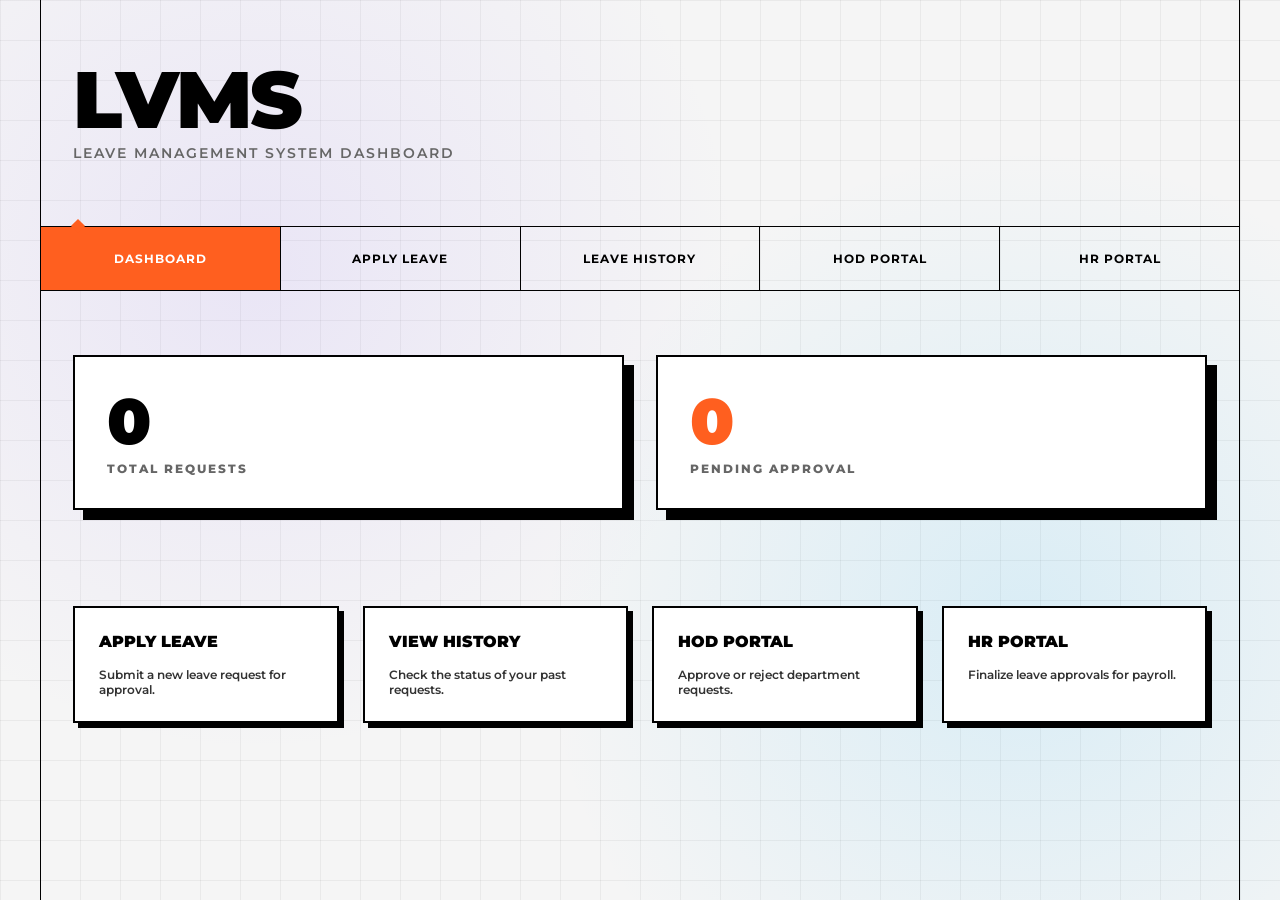
<file: index.html>
<!DOCTYPE html>
<html lang="en">
<head>
    <meta charset="UTF-8">
    <meta name="viewport" content="width=device-width, initial-scale=1.0">
    <title>LVMS - Dashboard</title>
    <link rel="stylesheet" href="style.css">
    <link href="https://fonts.googleapis.com/css2?family=Montserrat:wght@400;500;600;700;900&display=swap" rel="stylesheet">
    <style>
        .dashboard-grid {
            display: grid;
            grid-template-columns: repeat(2, 1fr);
            gap: 2rem;
            margin-top: 1rem;
        }
        .stat-card {
            padding: 2rem;
            display: flex;
            flex-direction: column;
            justify-content: center;
            align-items: flex-start;
        }
        .stat-value {
            font-size: 4rem;
            font-weight: 900;
            line-height: 1;
            margin-bottom: 0.5rem;
        }
        .stat-label {
            font-size: 0.75rem;
            font-weight: 800;
            text-transform: uppercase;
            letter-spacing: 2px;
            color: var(--text-muted);
        }
        .quick-actions {
            grid-column: span 2;
            display: grid;
            grid-template-columns: repeat(4, 1fr);
            gap: 1.5rem;
            margin-top: 1rem;
        }
        .action-card {
            text-decoration: none;
            color: inherit;
            padding: 1.5rem;
            border: 2px solid var(--grid-line);
            transition: all 0.3s;
            display: flex;
            flex-direction: column;
            gap: 1rem;
            background: #fff;
            box-shadow: 5px 5px 0px var(--grid-line);
        }
        .action-card:hover {
            background: var(--primary);
            color: white;
            transform: translate(-4px, -4px);
            box-shadow: 10px 10px 0px var(--grid-line);
        }
        .action-card h3 {
            font-size: 1rem;
            font-weight: 900;
            text-transform: uppercase;
        }
        .action-card p {
            font-size: 0.75rem;
            font-weight: 600;
            opacity: 0.8;
        }
        @media (max-width: 768px) {
            .dashboard-grid, .quick-actions {
                grid-template-columns: 1fr;
            }
            .quick-actions {
                grid-column: span 1;
            }
        }
    </style>
</head>
<body>

    <div class="container">
        <header>
            <h1>LVMS</h1>
            <p style="color: var(--text-muted)">Leave Management System Dashboard</p>
        </header>

        <nav class="nav">
            <a href="index.html" class="active">Dashboard</a>
            <a href="leave_request.html">Apply Leave</a>
            <a href="history.html">Leave History</a>
            <a href="hod_db.html">HOD Portal</a>
            <a href="HR_db.html">HR Portal</a>
        </nav>

        <div class="main-content">
            <div class="dashboard-grid">
                <div class="card stat-card">
                    <div class="stat-value" id="totalLeaves">0</div>
                    <div class="stat-label">Total Requests</div>
                </div>
                <div class="card stat-card">
                    <div class="stat-value" id="pendingLeaves" style="color: var(--primary)">0</div>
                    <div class="stat-label">Pending Approval</div>
                </div>

                <div class="quick-actions">
                    <a href="leave_request.html" class="action-card">
                        <h3>Apply Leave</h3>
                        <p>Submit a new leave request for approval.</p>
                    </a>
                    <a href="history.html" class="action-card">
                        <h3>View History</h3>
                        <p>Check the status of your past requests.</p>
                    </a>
                    <a href="hod_db.html" class="action-card">
                        <h3>HOD Portal</h3>
                        <p>Approve or reject department requests.</p>
                    </a>
                    <a href="HR_db.html" class="action-card">
                        <h3>HR Portal</h3>
                        <p>Finalize leave approvals for payroll.</p>
                    </a>
                </div>
            </div>
        </div>
    </div>

    <script src="app.js"></script>
    <script>
        document.addEventListener("DOMContentLoaded", () => {
            const leaves = getLeaves();
            document.getElementById("totalLeaves").textContent = leaves.length;
            document.getElementById("pendingLeaves").textContent = leaves.filter(l => l.status === "Pending" || l.status === "HOD Approved").length;
        });
    </script>

</body>
</html>
</file>
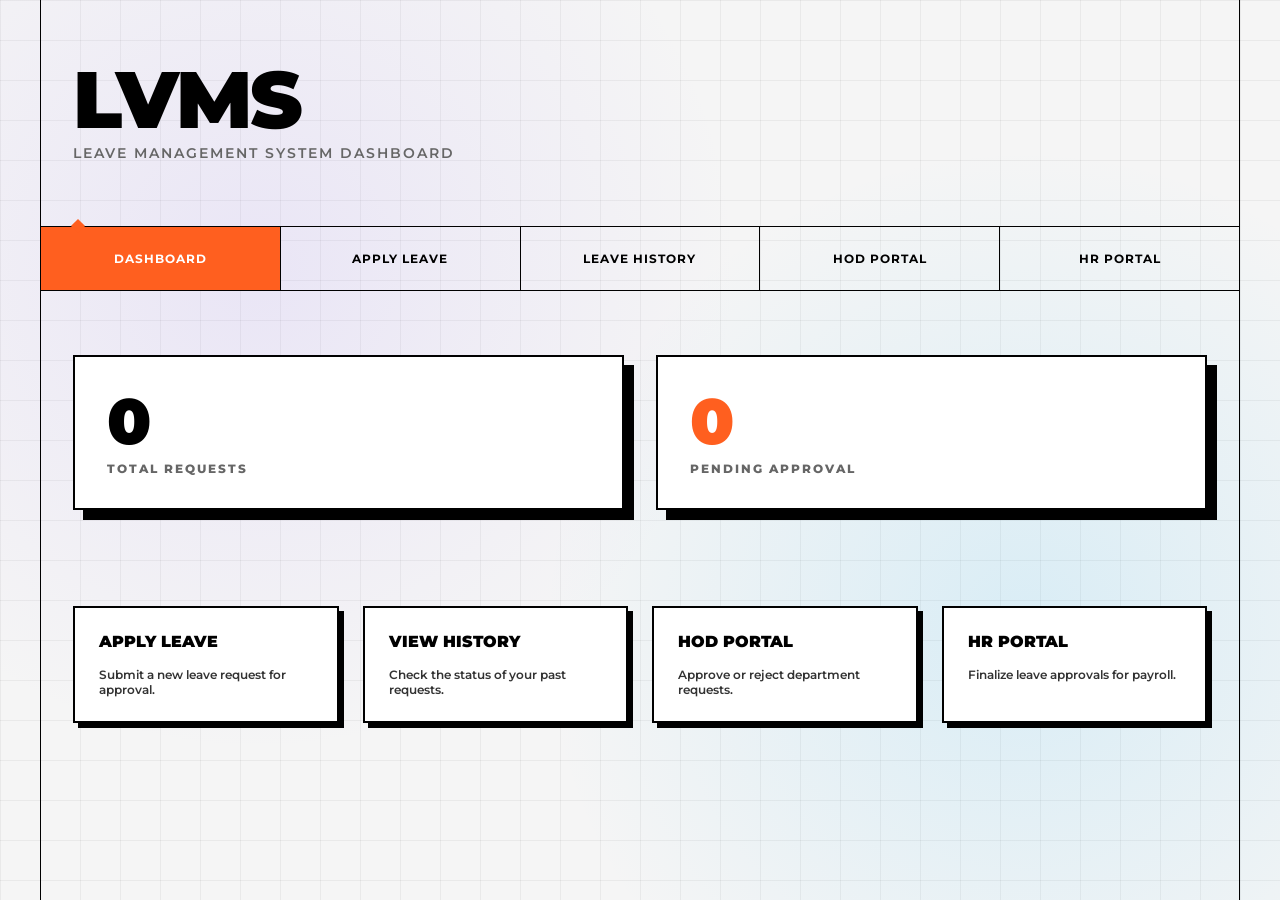
<file: dashboard.html>
<!DOCTYPE html>
<html lang="en">
<head>
    <meta charset="UTF-8">
    <meta name="viewport" content="width=device-width, initial-scale=1.0">
    <title>LVMS - Dashboard</title>
    <link rel="stylesheet" href="style.css">
    <link href="https://fonts.googleapis.com/css2?family=Montserrat:wght@400;500;600;700;900&display=swap" rel="stylesheet">
    <style>
        .dashboard-grid {
            display: grid;
            grid-template-columns: repeat(2, 1fr);
            gap: 2rem;
            margin-top: 1rem;
        }
        .stat-card {
            padding: 2rem;
            display: flex;
            flex-direction: column;
            justify-content: center;
            align-items: flex-start;
        }
        .stat-value {
            font-size: 4rem;
            font-weight: 900;
            line-height: 1;
            margin-bottom: 0.5rem;
        }
        .stat-label {
            font-size: 0.75rem;
            font-weight: 800;
            text-transform: uppercase;
            letter-spacing: 2px;
            color: var(--text-muted);
        }
        .quick-actions {
            grid-column: span 2;
            display: grid;
            grid-template-columns: repeat(4, 1fr);
            gap: 1.5rem;
            margin-top: 1rem;
        }
        .action-card {
            text-decoration: none;
            color: inherit;
            padding: 1.5rem;
            border: 2px solid var(--grid-line);
            transition: all 0.3s;
            display: flex;
            flex-direction: column;
            gap: 1rem;
            background: #fff;
            box-shadow: 5px 5px 0px var(--grid-line);
        }
        .action-card:hover {
            background: var(--primary);
            color: white;
            transform: translate(-4px, -4px);
            box-shadow: 10px 10px 0px var(--grid-line);
        }
        .action-card h3 {
            font-size: 1rem;
            font-weight: 900;
            text-transform: uppercase;
        }
        .action-card p {
            font-size: 0.75rem;
            font-weight: 600;
            opacity: 0.8;
        }
        @media (max-width: 768px) {
            .dashboard-grid, .quick-actions {
                grid-template-columns: 1fr;
            }
            .quick-actions {
                grid-column: span 1;
            }
        }
    </style>
</head>
<body>

    <div class="container">
        <header>
            <h1>LVMS</h1>
            <p style="color: var(--text-muted)">Leave Management System Dashboard</p>
        </header>

        <nav class="nav">
            <a href="dashboard.html" class="active">Dashboard</a>
            <a href="leave_request.html">Apply Leave</a>
            <a href="history.html">Leave History</a>
            <a href="hod_db.html">HOD Portal</a>
            <a href="HR_db.html">HR Portal</a>
        </nav>

        <div class="main-content">
            <div class="dashboard-grid">
                <div class="card stat-card">
                    <div class="stat-value" id="totalLeaves">0</div>
                    <div class="stat-label">Total Requests</div>
                </div>
                <div class="card stat-card">
                    <div class="stat-value" id="pendingLeaves" style="color: var(--primary)">0</div>
                    <div class="stat-label">Pending Approval</div>
                </div>

                <div class="quick-actions">
                    <a href="leave_request.html" class="action-card">
                        <h3>Apply Leave</h3>
                        <p>Submit a new leave request for approval.</p>
                    </a>
                    <a href="history.html" class="action-card">
                        <h3>View History</h3>
                        <p>Check the status of your past requests.</p>
                    </a>
                    <a href="hod_db.html" class="action-card">
                        <h3>HOD Portal</h3>
                        <p>Approve or reject department requests.</p>
                    </a>
                    <a href="HR_db.html" class="action-card">
                        <h3>HR Portal</h3>
                        <p>Finalize leave approvals for payroll.</p>
                    </a>
                </div>
            </div>
        </div>
    </div>

    <script src="app.js"></script>
    <script>
        document.addEventListener("DOMContentLoaded", () => {
            const leaves = getLeaves();
            document.getElementById("totalLeaves").textContent = leaves.length;
            document.getElementById("pendingLeaves").textContent = leaves.filter(l => l.status === "Pending" || l.status === "HOD Approved").length;
        });
    </script>

</body>
</html>
</file>
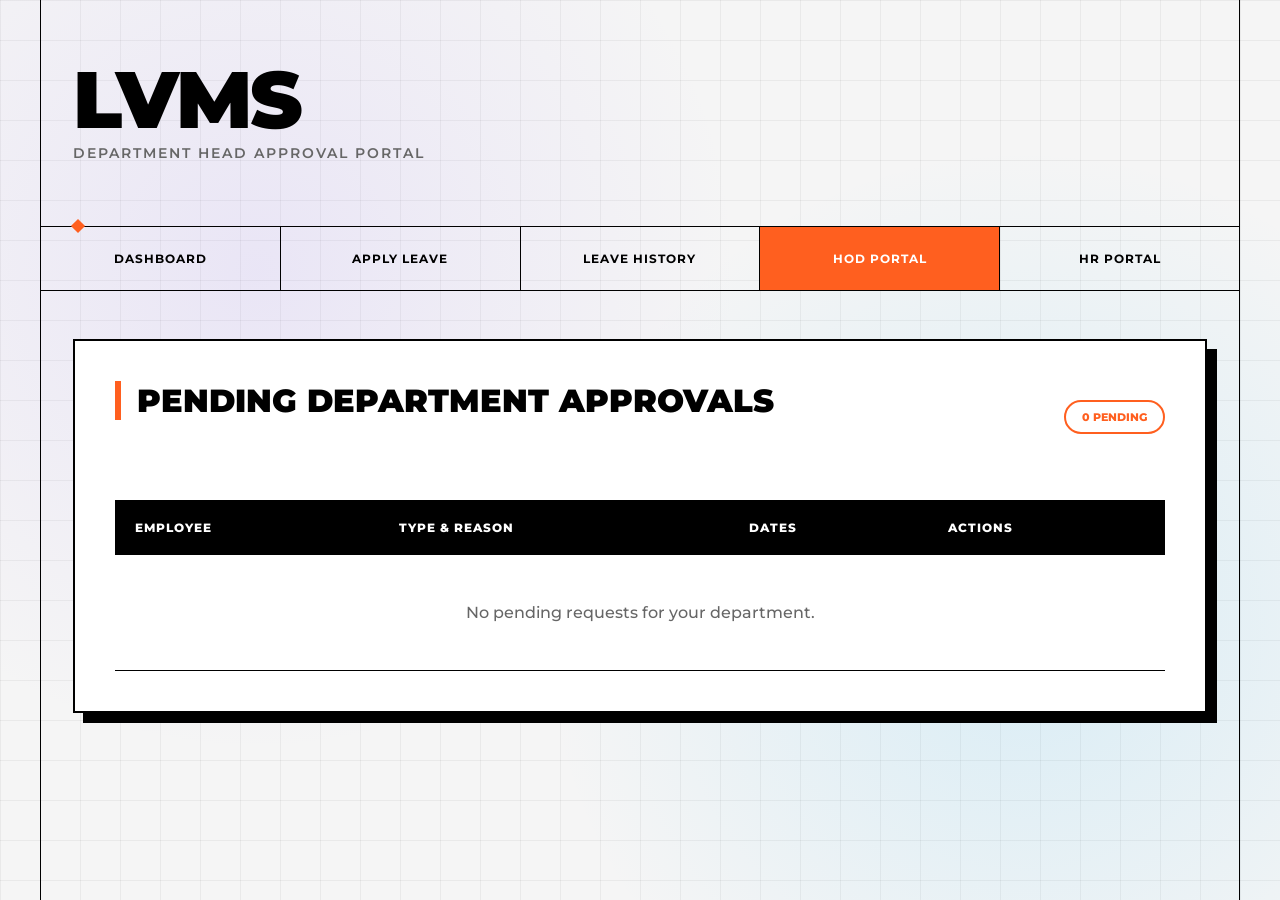
<file: hod_db.html>
<!DOCTYPE html>
<html lang="en">
<head>
    <meta charset="UTF-8">
    <meta name="viewport" content="width=device-width, initial-scale=1.0">
    <title>HOD Portal</title>
    <link rel="stylesheet" href="style.css">
</head>
<body>

    <div class="container">
        <header>
            <h1>LVMS</h1>
            <p style="color: var(--text-muted)">Department Head Approval Portal</p>
        </header>

        <nav class="nav">
            <a href="index.html">Dashboard</a>
            <a href="leave_request.html">Apply Leave</a>
            <a href="history.html">Leave History</a>
            <a href="hod_db.html" class="active">HOD Portal</a>
            <a href="HR_db.html">HR Portal</a>
        </nav>

        <div class="main-content">
            <div class="card">
                <div style="display: flex; justify-content: space-between; align-items: center; margin-bottom: 2rem;">
                    <h2>Pending Department Approvals</h2>
                    <span id="count" class="status-badge status-HOD-Approved">0 Pending</span>
                </div>
                
                <div style="overflow-x: auto;">
                    <table>
                        <thead>
                            <tr>
                                <th>Employee</th>
                                <th>Type & Reason</th>
                                <th>Dates</th>
                                <th>Actions</th>
                            </tr>
                        </thead>
                        <tbody id="approvalTable">
                            <!-- Content loaded via JS -->
                        </tbody>
                    </table>
                </div>
            </div>
        </div>
    </div>

    <script src="app.js"></script>
    <script>
        function render() {
            const leaves = getLeaves();
            const tableBody = document.getElementById("approvalTable");
            const pending = leaves.filter(l => l.status === "Pending");
            
            document.getElementById("count").textContent = `${pending.length} Pending`;
            tableBody.innerHTML = "";

            if (pending.length === 0) {
                tableBody.innerHTML = '<tr><td colspan="4" style="text-align: center; color: var(--text-muted); padding: 3rem;">No pending requests for your department.</td></tr>';
            } else {
                pending.forEach(leave => {
                    const row = document.createElement("tr");
                    row.innerHTML = `
                        <td>
                            <div style="font-weight: 600">${leave.name}</div>
                            <div style="font-size: 0.75rem; color: var(--text-muted)">${leave.empId} • ${leave.dept}</div>
                        </td>
                        <td>
                            <div style="font-weight: 500">${leave.type}</div>
                            <div style="font-size: 0.75rem; color: var(--text-muted); max-width: 200px; white-space: nowrap; overflow: hidden; text-overflow: ellipsis;" title="${leave.reason}">${leave.reason}</div>
                        </td>
                        <td>
                            <div style="font-size: 0.875rem">${formatDate(leave.start)}</div>
                            <div style="font-size: 0.75rem; color: var(--text-muted)">to ${formatDate(leave.end)}</div>
                        </td>
                        <td>
                            <div style="display: flex; gap: 0.5rem;">
                                <button onclick="handleAction(${leave.id}, 'HOD Approved')" style="background: var(--success); padding: 0.5rem 1rem; font-size: 0.7rem; border-radius: 4px;">Approve</button>
                                <button onclick="handleAction(${leave.id}, 'Rejected')" style="background: var(--danger); padding: 0.5rem 1rem; font-size: 0.7rem; border-radius: 4px;">Reject</button>
                            </div>
                        </td>
                    `;
                    tableBody.appendChild(row);
                });
            }
        }

        function handleAction(id, status) {
            updateLeaveStatus(id, status);
            render();
        }

        document.addEventListener("DOMContentLoaded", render);
    </script>

</body>
</html>
</file>
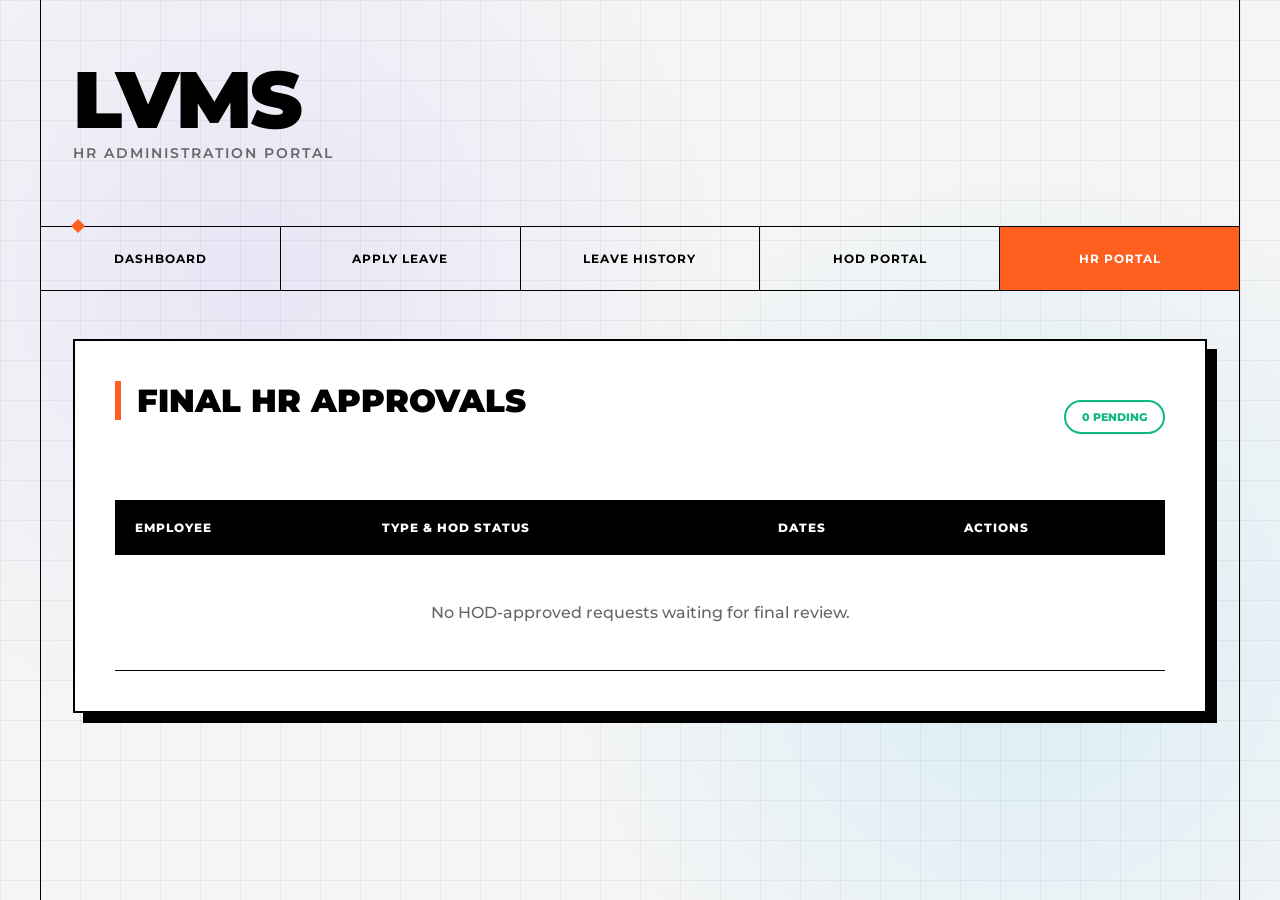
<file: HR_db.html>
<!DOCTYPE html>
<html lang="en">
<head>
    <meta charset="UTF-8">
    <meta name="viewport" content="width=device-width, initial-scale=1.0">
    <title>HR Portal</title>
    <link rel="stylesheet" href="style.css">
</head>
<body>

    <div class="container">
        <header>
            <h1>LVMS</h1>
            <p style="color: var(--text-muted)">HR Administration Portal</p>
        </header>

        <nav class="nav">
            <a href="index.html">Dashboard</a>
            <a href="leave_request.html">Apply Leave</a>
            <a href="history.html">Leave History</a>
            <a href="hod_db.html">HOD Portal</a>
            <a href="HR_db.html" class="active">HR Portal</a>
        </nav>

        <div class="main-content">
            <div class="card">
                <div style="display: flex; justify-content: space-between; align-items: center; margin-bottom: 2rem;">
                    <h2>Final HR Approvals</h2>
                    <span id="count" class="status-badge status-Final-Approved">0 Pending</span>
                </div>
                
                <div style="overflow-x: auto;">
                    <table>
                        <thead>
                            <tr>
                                <th>Employee</th>
                                <th>Type & HOD Status</th>
                                <th>Dates</th>
                                <th>Actions</th>
                            </tr>
                        </thead>
                        <tbody id="approvalTable">
                            <!-- Content loaded via JS -->
                        </tbody>
                    </table>
                </div>
            </div>
        </div>
    </div>

    <script src="app.js"></script>
    <script>
        function render() {
            const leaves = getLeaves();
            const tableBody = document.getElementById("approvalTable");
            const pending = leaves.filter(l => l.status === "HOD Approved");
            
            document.getElementById("count").textContent = `${pending.length} Pending`;
            tableBody.innerHTML = "";

            if (pending.length === 0) {
                tableBody.innerHTML = '<tr><td colspan="4" style="text-align: center; color: var(--text-muted); padding: 3rem;">No HOD-approved requests waiting for final review.</td></tr>';
            } else {
                pending.forEach(leave => {
                    const row = document.createElement("tr");
                    row.innerHTML = `
                        <td>
                            <div style="font-weight: 600">${leave.name}</div>
                            <div style="font-size: 0.75rem; color: var(--text-muted)">${leave.empId} • ${leave.dept}</div>
                        </td>
                        <td>
                            <div style="font-weight: 500">${leave.type}</div>
                            <div style="font-size: 0.75rem; color: var(--primary)">Approved by HOD</div>
                        </td>
                        <td>
                            <div style="font-size: 0.875rem">${formatDate(leave.start)}</div>
                            <div style="font-size: 0.75rem; color: var(--text-muted)">to ${formatDate(leave.end)}</div>
                        </td>
                        <td>
                            <div style="display: flex; gap: 0.5rem;">
                                <button onclick="handleAction(${leave.id}, 'Final Approved')" style="background: var(--success); padding: 0.5rem 1rem; font-size: 0.7rem; border-radius: 4px;">Final Approve</button>
                                <button onclick="handleAction(${leave.id}, 'Rejected')" style="background: var(--danger); padding: 0.5rem 1rem; font-size: 0.7rem; border-radius: 4px;">Reject</button>
                            </div>
                        </td>
                    `;
                    tableBody.appendChild(row);
                });
            }
        }

        function handleAction(id, status) {
            updateLeaveStatus(id, status);
            render();
        }

        document.addEventListener("DOMContentLoaded", render);
    </script>

</body>
</html>
</file>
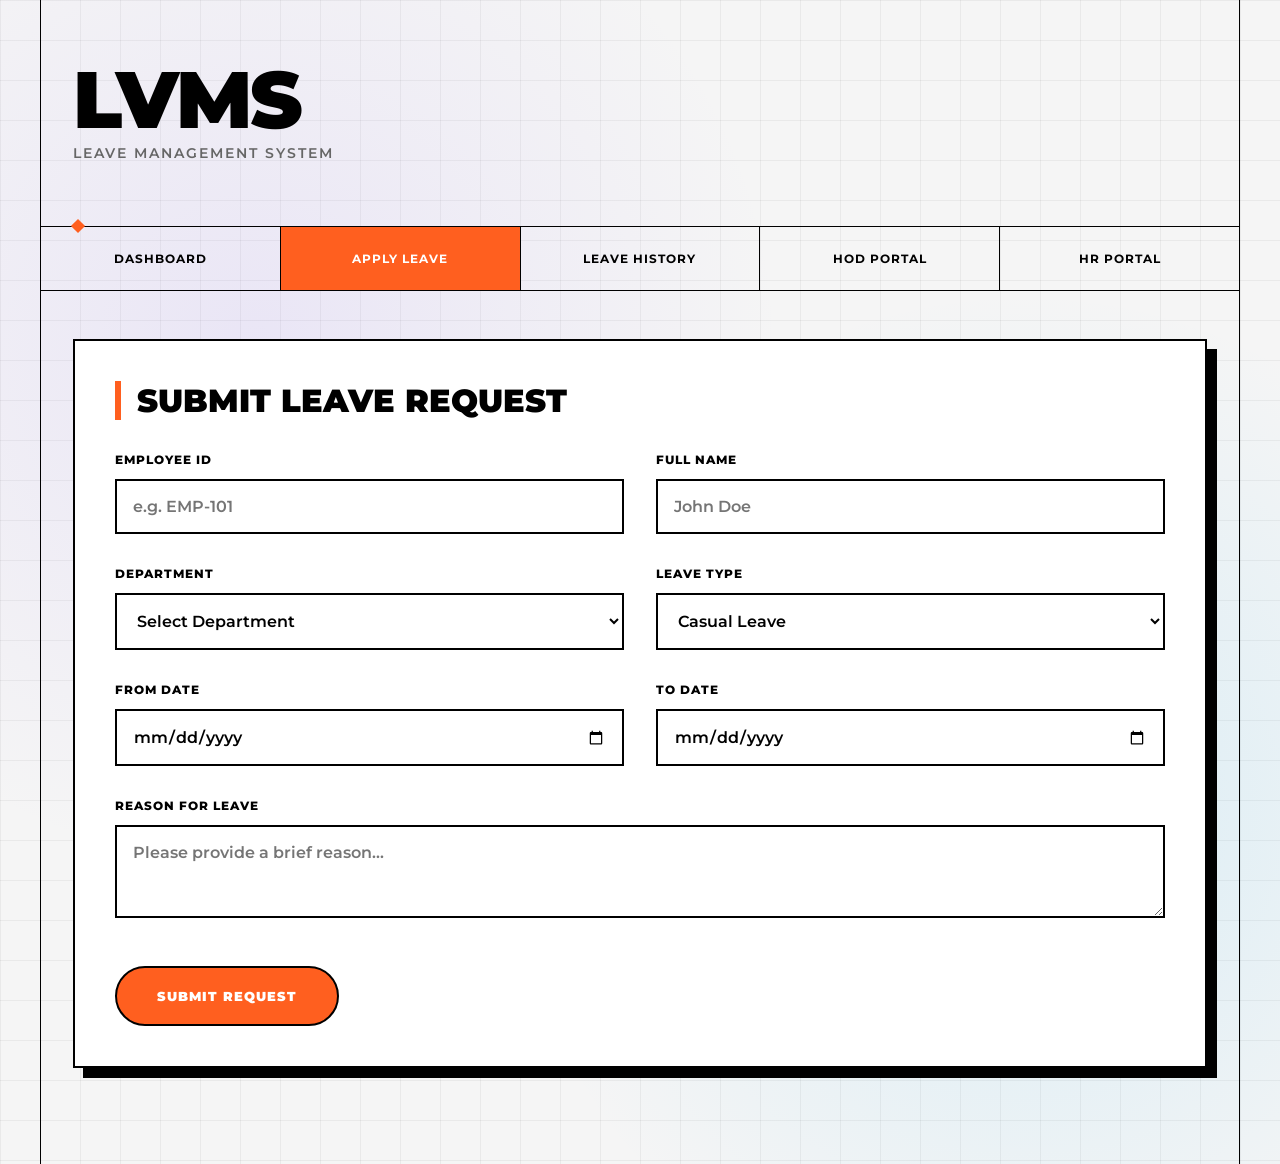
<file: leave_request.html>
<!DOCTYPE html>
<html lang="en">
<head>
    <meta charset="UTF-8">
    <meta name="viewport" content="width=device-width, initial-scale=1.0">
    <title>Apply Leave </title>
    <link rel="stylesheet" href="style.css">
</head>
<body>

    <div class="container">
        <header>
            <h1>LVMS</h1>
            <p style="color: var(--text-muted)">Leave Management System</p>
        </header>

        <nav class="nav">
            <a href="index.html">Dashboard</a>
            <a href="leave_request.html" class="active">Apply Leave</a>
            <a href="history.html">Leave History</a>
            <a href="hod_db.html">HOD Portal</a>
            <a href="HR_db.html">HR Portal</a>
        </nav>

        <div class="main-content">
            <div class="card">
                <h2>Submit Leave Request</h2>
                <form id="leaveForm">
                    <div class="form-group">
                        <label for="emp_id">Employee ID</label>
                        <input type="text" id="emp_id" placeholder="e.g. EMP-101" required>
                    </div>
                    <div class="form-group">
                        <label for="emp_name">Full Name</label>
                        <input type="text" id="emp_name" placeholder="John Doe" required>
                    </div>
                    <div class="form-group">
                        <label for="dept">Department</label>
                        <select id="dept" required>
                            <option value="">Select Department</option>
                            <option value="IT">IT Department</option>
                            <option value="HR">Human Resources</option>
                            <option value="Finance">Finance</option>
                            <option value="Marketing">Marketing</option>
                            <option value="Operations">Operations</option>
                        </select>
                    </div>
                    <div class="form-group">
                        <label for="leave_type">Leave Type</label>
                        <select id="leave_type" required>
                            <option value="Casual">Casual Leave</option>
                            <option value="Sick">Sick Leave</option>
                            <option value="Annual">Annual Leave</option>
                        </select>
                    </div>
                    <div class="form-group">
                        <label for="start_date">From Date</label>
                        <input type="date" id="start_date" required>
                    </div>
                    <div class="form-group">
                        <label for="end_date">To Date</label>
                        <input type="date" id="end_date" required>
                    </div>
                    <div class="form-group full-width">
                        <label for="reason">Reason for Leave</label>
                        <textarea id="reason" rows="3" placeholder="Please provide a brief reason..." required></textarea>
                    </div>
                    <div class="form-group full-width" style="margin-top: 1rem;">
                        <button type="submit">Submit Request</button>
                    </div>
                </form>
            </div>
        </div>
    </div>

    <script src="app.js"></script>
    <script>
        document.getElementById("leaveForm").addEventListener("submit", function(e) {
            e.preventDefault();

            const start = new Date(document.getElementById("start_date").value);
            const end = new Date(document.getElementById("end_date").value);

            if (end < start) {
                alert("End date cannot be before start date!");
                return;
            }

            const leaveData = {
                empId: document.getElementById("emp_id").value,
                name: document.getElementById("emp_name").value,
                dept: document.getElementById("dept").value,
                type: document.getElementById("leave_type").value,
                start: document.getElementById("start_date").value,
                end: document.getElementById("end_date").value,
                reason: document.getElementById("reason").value
            };

            addLeave(leaveData);

            alert("Your leave request has been submitted successfully!");
            this.reset();
            window.location.href = "history.html";
        });
    </script>

</body>
</html>
</file>
<file: style.css>
@import url('https://fonts.googleapis.com/css2?family=Montserrat:wght@400;500;600;700;900&display=swap');

:root {
    --primary: #FF5F1F; /* Alfred Neon Orange */
    --primary-hover: #e5551b;
    --bg-light: #F5F5F5;
    --card-bg: #FFFFFF;
    --text-main: #000000;
    --text-muted: #666666;
    --grid-line: #000000;
    --success: #10B981;
    --warning: #F59E0B;
    --danger: #EF4444;
    --glow-1: rgba(167, 139, 250, 0.15); /* Lavender glow */
    --glow-2: rgba(56, 189, 248, 0.15); /* Blue glow */
}

* {
    margin: 0;
    padding: 0;
    box-sizing: border-box;
    font-family: 'Montserrat', sans-serif;
}

body {
    background-color: var(--bg-light);
    background-image: 
        radial-gradient(circle at 20% 30%, var(--glow-1) 0%, transparent 40%),
        radial-gradient(circle at 80% 70%, var(--glow-2) 0%, transparent 40%),
        linear-gradient(to right, rgba(0,0,0,0.05) 1px, transparent 1px),
        linear-gradient(to bottom, rgba(0,0,0,0.05) 1px, transparent 1px);
    background-size: 100% 100%, 100% 100%, 40px 40px, 40px 40px;
    color: var(--text-main);
    min-height: 100vh;
    padding: 0;
    display: flex;
    flex-direction: column;
}

.container {
    width: 100%;
    max-width: 1200px;
    margin: 0 auto;
    border-left: 1px solid var(--grid-line);
    border-right: 1px solid var(--grid-line);
    min-height: 100vh;
    background: transparent;
    display: flex;
    flex-direction: column;
}

header {
    padding: 4rem 2rem;
    border-bottom: 1px solid var(--grid-line);
    text-align: left;
    position: relative;
}

header::after {
    content: '';
    position: absolute;
    bottom: -5px;
    left: 2rem;
    width: 10px;
    height: 10px;
    background: var(--primary);
    transform: rotate(45deg);
}

h1 {
    font-size: 5rem;
    font-weight: 900;
    text-transform: uppercase;
    line-height: 0.9;
    letter-spacing: -2px;
    margin-bottom: 0.5rem;
    color: var(--text-main);
}

header p {
    font-weight: 600;
    text-transform: uppercase;
    font-size: 0.875rem;
    letter-spacing: 2px;
    color: var(--text-muted);
}

.nav {
    display: flex;
    border-bottom: 1px solid var(--grid-line);
}

.nav a {
    flex: 1;
    text-align: center;
    padding: 1.5rem;
    color: var(--text-main);
    text-decoration: none;
    font-weight: 700;
    text-transform: uppercase;
    font-size: 0.75rem;
    letter-spacing: 1px;
    border-right: 1px solid var(--grid-line);
    transition: all 0.3s;
}

.nav a:last-child {
    border-right: none;
}

.nav a:hover, .nav a.active {
    background: var(--primary);
    color: white;
}

.main-content {
    padding: 3rem 2rem;
    flex: 1;
}

.card {
    background: var(--card-bg);
    border: 2px solid var(--grid-line);
    border-radius: 0;
    padding: 2.5rem;
    position: relative;
    box-shadow: 10px 10px 0px var(--grid-line);
    margin-bottom: 3rem;
}

.card h2 {
    font-size: 2rem;
    font-weight: 900;
    text-transform: uppercase;
    margin-bottom: 2rem;
    border-left: 6px solid var(--primary);
    padding-left: 1rem;
}

form {
    display: grid;
    gap: 2rem;
    grid-template-columns: repeat(2, 1fr);
}

.form-group {
    display: flex;
    flex-direction: column;
    gap: 0.75rem;
}

.form-group.full-width {
    grid-column: span 2;
}

label {
    font-size: 0.75rem;
    font-weight: 800;
    text-transform: uppercase;
    letter-spacing: 1px;
    color: var(--text-main);
}

input, select, textarea {
    background: transparent;
    border: 2px solid var(--grid-line);
    border-radius: 0;
    padding: 1rem;
    color: var(--text-main);
    font-size: 1rem;
    font-weight: 600;
    transition: all 0.2s;
}

input:focus, select:focus, textarea:focus {
    outline: none;
    background: #fff;
    box-shadow: 5px 5px 0px var(--primary);
}

button {
    background: var(--primary);
    color: white;
    border: 2px solid var(--grid-line);
    border-radius: 9999px; /* Pill shaped */
    padding: 1.25rem 2.5rem;
    font-weight: 900;
    text-transform: uppercase;
    letter-spacing: 1px;
    cursor: pointer;
    transition: all 0.2s;
    width: fit-content;
}

button:hover {
    background: var(--text-main);
    transform: translate(-2px, -2px);
    box-shadow: 4px 4px 0px var(--primary);
}

table {
    width: 100%;
    border-collapse: separate;
    border-spacing: 0;
    margin-top: 1rem;
}

th {
    text-align: left;
    padding: 1.25rem;
    background: var(--text-main);
    color: white;
    font-weight: 800;
    text-transform: uppercase;
    font-size: 0.75rem;
    letter-spacing: 1px;
}

td {
    padding: 1.25rem;
    border-bottom: 1px solid var(--grid-line);
    font-weight: 500;
}

.status-badge {
    padding: 0.5rem 1rem;
    border-radius: 9999px;
    font-size: 0.7rem;
    font-weight: 800;
    text-transform: uppercase;
    border: 2px solid var(--grid-line);
}

.status-Pending { background: #fff; color: var(--warning); border-color: var(--warning); }
.status-HOD-Approved { background: #fff; color: var(--primary); border-color: var(--primary); }
.status-Final-Approved { background: #fff; color: var(--success); border-color: var(--success); }
.status-Rejected { background: #fff; color: var(--danger); border-color: var(--danger); }

.charts-grid {
    display: grid;
    grid-template-columns: 1.5fr 1fr;
    gap: 3rem;
    margin-top: 2rem;
}

.chart-card {
    height: 560px;
    display: flex;
    flex-direction: column;
    box-shadow: 10px 10px 0px var(--grid-line);
}

.chart-card canvas {
    flex: 1;
    min-height: 0;
}

@media (max-width: 900px) {
    h1 { font-size: 3.5rem; }
    form, .charts-grid {
        grid-template-columns: 1fr;
    }
    .form-group.full-width {
        grid-column: span 1;
    }
    .nav {
        flex-wrap: wrap;
    }
    .nav a {
        flex: 1 0 50%;
        border-bottom: 1px solid var(--grid-line);
    }
}
</file>
